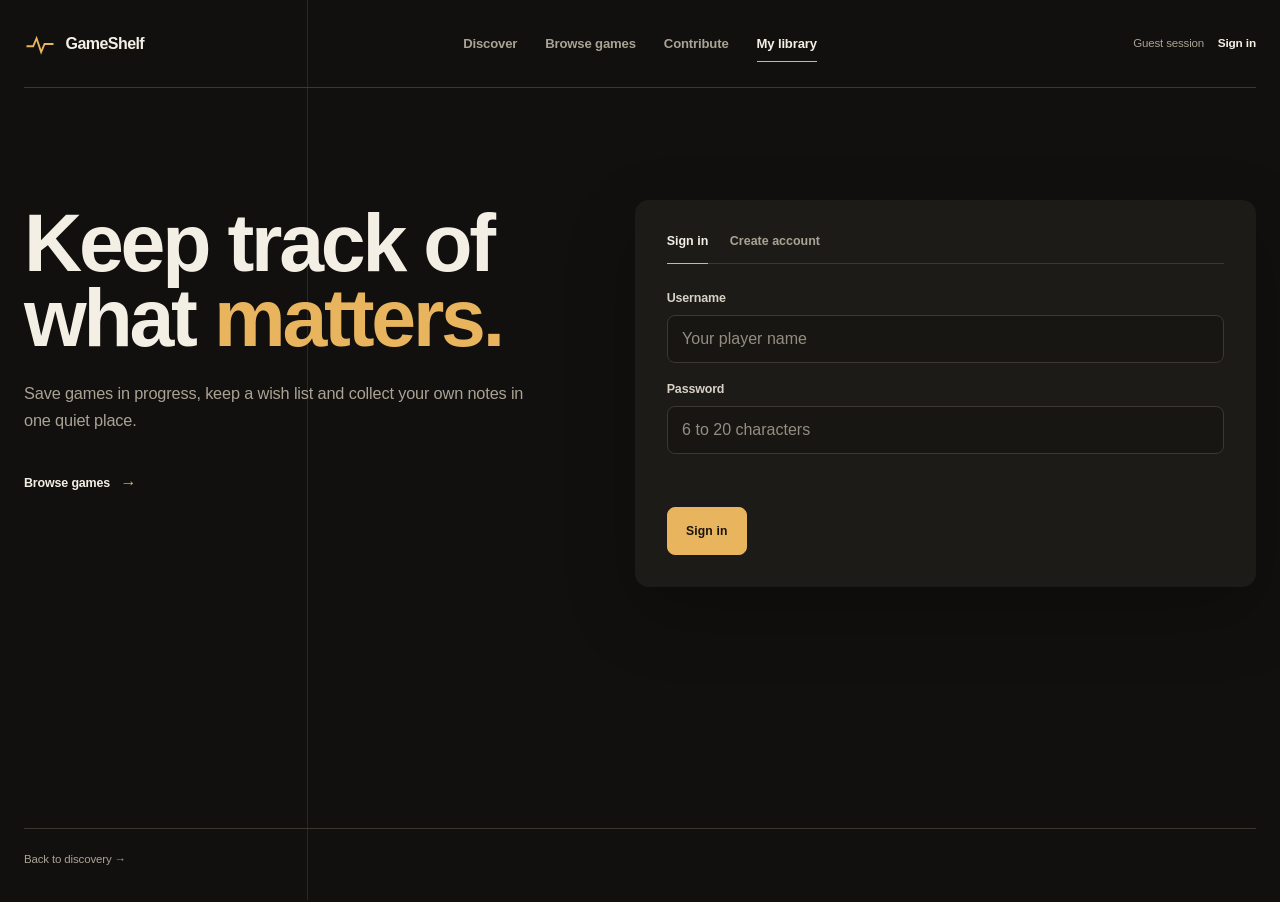
<file: frontend/account.html>
<!doctype html>
<html lang="en" data-page="account">
<head>
  <meta charset="utf-8"><meta name="viewport" content="width=device-width, initial-scale=1">
  <meta name="description" content="Manage your GameShelf account and library."><meta name="theme-color" content="#11100e">
  <title>My library / GameShelf</title><link rel="stylesheet" href="app.css"><link rel="stylesheet" href="brand.css"><link rel="stylesheet" href="game.css">
</head>
<body>
  <a class="skip" href="#main">Skip to account</a>
  <header class="site-header"><a class="brand" href="index.html" aria-label="GameShelf home"><svg class="brand-mark" viewBox="0 0 28 28" aria-hidden="true"><path d="M3 16h5l3-7 4 12 3-7h7"/></svg><span>GameShelf</span></a><nav aria-label="Primary"><a href="index.html">Discover</a><a href="board.html">Browse games</a><a href="submit.html">Contribute</a><a class="active" aria-current="page" href="account.html">My library</a></nav><div class="session"><span id="session-name">Guest session</span><a id="account-link" href="account.html">Sign in</a><button id="signout" class="text-button" hidden type="button">Sign out</button></div></header>
  <main id="main" class="page page-account">
    <section class="account-copy"><h1>Keep track of what <em>matters.</em></h1><p>Save games in progress, keep a wish list and collect your own notes in one quiet place.</p><a class="arrow-link" href="board.html">Browse games <b>&rarr;</b></a></section>
    <section class="account-panel">
      <div id="account-signed-in" hidden><p class="eyebrow">Library</p><h2 id="account-user">Your library</h2><div id="my-library" class="library-list" aria-live="polite"></div><p class="eyebrow library-heading">Your reviews</p><div id="my-reviews" class="feed" aria-live="polite"></div><button id="account-signout" class="button secondary" type="button">Sign out</button></div>
      <div id="account-forms">
        <div class="tab-row" role="tablist" aria-label="Account action"><button id="login-tab" class="active" type="button" role="tab" aria-selected="true" aria-controls="auth-form">Sign in</button><button id="register-tab" type="button" role="tab" aria-selected="false" aria-controls="auth-form" tabindex="-1">Create account</button></div>
        <form id="auth-form" role="tabpanel" aria-labelledby="login-tab" novalidate>
          <div class="field"><label for="auth-username">Username</label><input id="auth-username" required minlength="3" autocomplete="username" aria-describedby="auth-message" placeholder="Your player name"></div>
          <div class="field"><label for="auth-password">Password</label><input id="auth-password" required minlength="6" maxlength="20" type="password" autocomplete="current-password" aria-describedby="auth-message" placeholder="6 to 20 characters"></div>
          <p id="auth-message" class="form-message" aria-live="polite"></p><button id="auth-submit" class="button" type="submit">Sign in</button>
        </form>
      </div>
    </section>
  </main>
  <footer><a href="index.html">Back to discovery &rarr;</a></footer><script src="app.js?v=5"></script>
</body>
</html>
</file>
<file: frontend/app.css>
:root {
  color-scheme: dark;
  --ink: #11100e;
  --ink-raised: #171612;
  --panel: #1d1b17;
  --panel-2: #24211c;
  --line: #3d382f;
  --line-strong: #5b5244;
  --muted: #aaa294;
  --text: #f4efe5;
  --accent: #e8b45d;
  --accent-bright: #f4c978;
  --accent-soft: #bd8d43;
  --danger: #f09a87;
  --sans: "Aptos", "Segoe UI Variable Display", "Segoe UI", sans-serif;
  --data: "Cascadia Mono", Consolas, monospace;
  --radius: 14px;
  --ease: cubic-bezier(.16, 1, .3, 1);
}

* { box-sizing: border-box; }
html { scroll-behavior: smooth; }
body {
  min-width: 320px;
  margin: 0;
  color: var(--text);
  background: var(--ink);
  font-family: var(--sans);
  font-size: 16px;
  line-height: 1.5;
  letter-spacing: -.01em;
}
body::before {
  content: "";
  position: fixed;
  z-index: -1;
  inset: 0 auto 0 24%;
  width: 1px;
  background: rgba(232, 180, 93, .14);
  pointer-events: none;
}
::selection { color: var(--ink); background: var(--accent); }
* { scrollbar-color: var(--line-strong) var(--ink); scrollbar-width: thin; }
button, input, textarea, select { font: inherit; }
button { cursor: pointer; }
a { color: inherit; text-underline-offset: .22em; }
a:focus-visible, button:focus-visible, input:focus-visible, textarea:focus-visible, select:focus-visible {
  outline: 2px solid var(--accent-bright);
  outline-offset: 4px;
}
[hidden] { display: none !important; }
.sr-only { position: absolute; width: 1px; height: 1px; padding: 0; margin: -1px; overflow: hidden; clip: rect(0, 0, 0, 0); white-space: nowrap; border: 0; }
.app-status { position: fixed; z-index: 50; right: 1rem; bottom: 1rem; max-width: min(26rem, calc(100% - 2rem)); padding: .85rem 1rem; border: 1px solid var(--accent-soft); border-radius: 8px; color: var(--text); background: var(--panel); box-shadow: 0 18px 46px rgba(0, 0, 0, .28); font-size: .82rem; }
.app-status.error { border-color: var(--danger); }
.skip {
  position: absolute;
  z-index: 20;
  top: 0;
  left: -999px;
  padding: .8rem 1rem;
  color: var(--ink);
  background: var(--accent);
}
.skip:focus { top: 1rem; left: 1rem; }

.site-header, footer, .page { width: min(1320px, calc(100% - 3rem)); margin-inline: auto; }
.site-header {
  min-height: 5.5rem;
  display: grid;
  grid-template-columns: 1fr auto 1fr;
  align-items: center;
  border-bottom: 1px solid var(--line);
}
.brand {
  display: inline-flex;
  align-items: center;
  gap: .65rem;
  width: fit-content;
  font-size: 1rem;
  font-weight: 680;
  letter-spacing: -.035em;
  text-decoration: none;
}
.site-header nav { display: flex; align-items: center; gap: 1.75rem; }
.site-header nav a {
  position: relative;
  padding: .35rem 0;
  color: var(--muted);
  font-size: .82rem;
  font-weight: 560;
  text-decoration: none;
  transition: color .24s ease;
}
.site-header nav a::after {
  content: "";
  position: absolute;
  right: 0;
  bottom: -.18rem;
  left: 0;
  height: 1px;
  background: var(--accent);
  transform: scaleX(0);
  transform-origin: left;
  transition: transform .35s var(--ease);
}
.site-header nav a:hover, .site-header nav a.active { color: var(--text); }
.site-header nav a:hover::after, .site-header nav a.active::after { transform: scaleX(1); }
.session {
  display: flex;
  justify-content: flex-end;
  align-items: center;
  gap: .85rem;
  color: var(--muted);
  font-size: .72rem;
}
.session a, .text-button {
  border: 0;
  color: var(--text);
  background: transparent;
  font-size: .74rem;
  font-weight: 650;
  text-decoration: none;
}
.session a:hover, .text-button:hover { color: var(--accent-bright); }
.page { min-height: calc(100dvh - 10rem); }

h1, h2, h3, p { margin-top: 0; }
h1, h2, h3 { text-wrap: balance; }
h1 {
  max-width: 12ch;
  margin-bottom: 1.4rem;
  font-size: clamp(3.2rem, 6.3vw, 5.9rem);
  font-weight: 620;
  line-height: .94;
  letter-spacing: -.04em;
}
h1 em, h2 em { color: var(--accent); font-style: normal; }
h2 {
  margin-bottom: 1rem;
  font-size: clamp(2rem, 3.5vw, 3.7rem);
  font-weight: 590;
  line-height: 1;
  letter-spacing: -.038em;
}
h3 { font-size: 1.2rem; font-weight: 610; line-height: 1.15; letter-spacing: -.025em; }
.eyebrow {
  margin: 0 0 .65rem;
  color: var(--accent);
  font-size: .7rem;
  font-weight: 650;
  letter-spacing: .08em;
  text-transform: uppercase;
}

.overview-hero {
  min-height: 36rem;
  display: grid;
  grid-template-columns: minmax(0, 1.25fr) minmax(18rem, .55fr);
  align-items: end;
  gap: clamp(3rem, 8vw, 8rem);
  padding: 7.5rem 0 4.5rem;
  border-bottom: 1px solid var(--line);
}
.overview-hero > div:first-child { transform: translateX(clamp(0rem, 3vw, 2.8rem)); }
.hero-copy, .page-heading > p, .section-intro > p, .account-copy > p, .form-aside > p {
  max-width: 58ch;
  color: var(--muted);
  font-size: 1.02rem;
  line-height: 1.7;
  text-wrap: pretty;
}
.hero-actions { display: flex; align-items: center; flex-wrap: wrap; gap: 1.4rem; margin-top: 2rem; }
.hero-actions .arrow-link, .hero-button { margin-top: 0; }
.hero-note {
  max-width: 24rem;
  margin-bottom: .45rem;
  padding: 1.25rem 0 1.25rem 1.25rem;
  border-left: 1px solid var(--accent-soft);
}
.hero-note p { color: var(--muted); line-height: 1.65; }
.live-dot { display: inline-block; width: 1.5rem; height: 1px; margin: 0 0 1.25rem; background: var(--accent); }
.arrow-link {
  display: inline-flex;
  gap: .65rem;
  align-items: center;
  margin-top: 1.25rem;
  font-size: .78rem;
  font-weight: 650;
  text-decoration: none;
}
.arrow-link b { color: var(--accent); font-size: 1rem; transition: transform .3s var(--ease); }
.arrow-link:hover b { transform: translateX(.35rem); }

.metrics { display: grid; grid-template-columns: repeat(3, 1fr); border-bottom: 1px solid var(--line); }
.metrics div { min-height: 8.6rem; padding: 1.6rem; border-right: 1px solid var(--line); }
.metrics div:last-child { border-right: 0; }
.metrics span { display: block; color: var(--muted); font-size: .72rem; }
.metrics strong {
  display: block;
  margin-top: .75rem;
  font: 560 clamp(1.9rem, 4vw, 3.1rem)/1 var(--data);
  font-variant-numeric: tabular-nums;
  letter-spacing: -.04em;
}
.metrics div:first-child strong { color: var(--accent); }

.featured-section, .reviews-section {
  display: grid;
  grid-template-columns: minmax(15rem, .5fr) minmax(0, 1.5fr);
  gap: clamp(3rem, 7vw, 7rem);
  padding: 8rem 0 9rem;
}
.section-intro { align-self: start; position: sticky; top: 2rem; }
footer {
  display: flex;
  justify-content: space-between;
  gap: 1rem;
  padding: 1.4rem 0 2.1rem;
  border-top: 1px solid var(--line);
  color: var(--muted);
  font-size: .72rem;
}
footer a { text-decoration: none; }
footer a:hover { color: var(--accent-bright); }

.page-heading { padding: 7rem 0 3.5rem; border-bottom: 1px solid var(--line); }
.page-heading h1 { margin-bottom: 1.25rem; }
.board-tools {
  display: flex;
  justify-content: space-between;
  align-items: end;
  gap: 1rem;
  padding: 1.35rem 0;
  border-bottom: 1px solid var(--line);
}
.filter-grid { display: grid; grid-template-columns: minmax(17rem, 1fr) auto; gap: .65rem; width: min(100%, 43rem); }
input, textarea, select {
  width: 100%;
  border: 1px solid var(--line);
  border-radius: 8px;
  color: var(--text);
  background: var(--ink-raised);
  caret-color: var(--accent);
  transition: border-color .22s ease, background .22s ease, box-shadow .22s ease;
}
input, select { min-height: 3rem; padding: 0 .9rem; }
textarea { min-height: 10.5rem; padding: .85rem .9rem; line-height: 1.6; resize: vertical; }
input::placeholder, textarea::placeholder { color: #958d81; }
input:hover, textarea:hover, select:hover { border-color: var(--line-strong); }
input:focus, textarea:focus, select:focus { border-color: var(--accent-soft); background: var(--panel); box-shadow: 0 10px 30px rgba(0, 0, 0, .18); outline: 0; }
input[aria-invalid="true"], textarea[aria-invalid="true"], select[aria-invalid="true"] { border-color: var(--danger); }
.button {
  min-height: 3rem;
  display: inline-flex;
  align-items: center;
  justify-content: center;
  padding: 0 1.15rem;
  border: 1px solid var(--accent);
  border-radius: 8px;
  color: #19150d;
  background: var(--accent);
  font-size: .76rem;
  font-weight: 720;
  letter-spacing: .01em;
  text-decoration: none;
  white-space: nowrap;
  transition: background .22s ease, border-color .22s ease, transform .22s var(--ease), box-shadow .22s ease;
}
.button:hover { border-color: var(--accent-bright); background: var(--accent-bright); box-shadow: 0 12px 28px rgba(0, 0, 0, .24); transform: translateY(-2px); }
.button:active { transform: translateY(1px) scale(.985); }
.button:disabled, button:disabled { cursor: wait; opacity: .58; transform: none; box-shadow: none; }
.button.secondary { color: var(--text); background: transparent; border-color: var(--line-strong); }
.button.secondary:hover { color: var(--ink); border-color: var(--accent); background: var(--accent); }
.result-count { margin: 0; color: var(--muted); font: .72rem var(--data); white-space: nowrap; }
.feed { border-bottom: 1px solid var(--line); }
.discussion {
  display: none;
  margin-top: 1rem;
  padding: 1rem 1.1rem;
  border: 1px solid var(--line);
  border-radius: 10px;
  background: var(--ink-raised);
}
.discussion.open { display: block; }
.comment { padding: .75rem 0; border-bottom: 1px solid var(--line); color: #d7d0c4; font-size: .86rem; line-height: 1.55; }
.comment:last-of-type { border: 0; }
.comment small { display: block; margin-top: .3rem; color: var(--muted); font: .66rem var(--data); }
.comment-form { display: grid; grid-template-columns: 1fr auto; gap: .6rem; margin-top: .9rem; }
.skeleton { padding: 1.4rem 0; }
.skeleton i { display: block; height: .8rem; margin: .7rem 0; background: var(--panel-2); animation: pulse 1.3s ease-in-out infinite alternate; }
.skeleton i:first-child { width: 40%; }
.empty { min-height: 15rem; display: grid; place-items: center; color: var(--muted); font-size: .82rem; line-height: 1.6; text-align: center; }

.page-form, .page-account {
  display: grid;
  grid-template-columns: minmax(0, .9fr) minmax(28rem, 1.1fr);
  gap: clamp(4rem, 8vw, 8rem);
  padding: 7rem 0 9rem;
}
.form-aside, .account-copy { padding-top: .35rem; }
.form-panel, .account-panel {
  align-self: start;
  padding: 2rem;
  border-radius: var(--radius);
  background: var(--panel);
  box-shadow: 0 26px 70px rgba(0, 0, 0, .24);
}
.field { margin-bottom: 1.05rem; }
label { display: block; margin-bottom: .45rem; color: #d8d1c5; font-size: .78rem; font-weight: 650; }
.form-row { display: grid; grid-template-columns: 1fr 1fr; gap: .8rem; }
.form-message { min-height: 1.25rem; margin: 1rem 0; color: var(--muted); font-size: .8rem; line-height: 1.5; }
.form-message.error { color: var(--danger); }
.tab-row { display: flex; gap: 1.35rem; margin-bottom: 1.6rem; border-bottom: 1px solid var(--line); }
.tab-row button {
  position: relative;
  padding: 0 0 .75rem;
  border: 0;
  color: var(--muted);
  background: transparent;
  font-size: .78rem;
  font-weight: 650;
}
.tab-row button::after { content: ""; position: absolute; right: 0; bottom: -1px; left: 0; height: 1px; background: var(--accent); transform: scaleX(0); transition: transform .3s var(--ease); }
.tab-row button.active { color: var(--text); }
.tab-row button.active::after { transform: scaleX(1); }
.tab-panel { animation: panel-in .5s var(--ease) both; }
.contribution-guide { margin-top: 2.5rem; border-top: 1px solid var(--line); }
.contribution-guide p { display: grid; grid-template-columns: 8rem 1fr; gap: 1rem; margin: 0; padding: 1rem 0; border-bottom: 1px solid var(--line); }
.contribution-guide strong { color: var(--text); font-size: .82rem; }
.contribution-guide span { color: var(--muted); font-size: .82rem; line-height: 1.55; }
.account-panel h2 { margin-bottom: .7rem; }
.account-panel p { color: var(--muted); line-height: 1.6; }
.reveal-ready { opacity: .35; filter: blur(3px); transform: translateY(1.5rem); }
.reveal-in { opacity: 1; filter: blur(0); transform: none; transition: opacity .8s var(--ease), filter .8s var(--ease), transform .8s var(--ease); }

@keyframes pulse { to { opacity: .45; } }
@keyframes panel-in { from { opacity: .4; transform: translateY(.8rem); } to { opacity: 1; transform: none; } }

@media (max-width: 900px) {
  .site-header { grid-template-columns: 1fr auto; gap: .9rem; padding: 1rem 0; }
  .site-header nav { order: 3; grid-column: 1 / -1; justify-content: space-between; gap: .75rem; }
  .overview-hero, .featured-section, .reviews-section, .page-form, .page-account { grid-template-columns: 1fr; }
  .overview-hero { min-height: 0; gap: 3rem; padding: 5rem 0 4rem; }
  .overview-hero > div:first-child { transform: none; }
  .hero-note { margin-left: 18%; }
  .featured-section, .reviews-section { gap: 2.5rem; padding: 6rem 0 7rem; }
  .section-intro { position: static; }
  .page-form, .page-account { gap: 3rem; padding: 5rem 0 7rem; }
}

@media (max-width: 640px) {
  body::before { left: 1.5rem; }
  .site-header, footer, .page { width: min(100% - 2rem, 1320px); }
  .site-header nav { overflow-x: auto; justify-content: flex-start; padding-bottom: .2rem; }
  .site-header nav a { min-height: 2.75rem; display: inline-flex; align-items: center; flex: none; }
  .session span { display: none; }
  h1 { font-size: clamp(3rem, 15vw, 4.4rem); }
  .hero-note { margin-left: 0; }
  .metrics { grid-template-columns: 1fr 1fr; }
  .metrics div:nth-child(2) { border-right: 0; }
  .metrics div:nth-child(-n + 2) { border-bottom: 1px solid var(--line); }
  .metrics div:last-child { grid-column: 1 / -1; }
  .page-heading { padding: 5rem 0 3rem; }
  .board-tools { display: block; }
  .filter-grid { grid-template-columns: 1fr; margin-bottom: 1rem; }
  .result-count { text-align: right; }
  .form-row, .comment-form { grid-template-columns: 1fr; }
  .form-panel, .account-panel { padding: 1.35rem; border-radius: 12px; }
  .contribution-guide p { grid-template-columns: 1fr; gap: .3rem; }
  footer { flex-direction: column; }
}

@media (prefers-reduced-motion: reduce) {
  *, *::before, *::after { scroll-behavior: auto !important; animation-duration: .01ms !important; animation-iteration-count: 1 !important; transition-duration: .01ms !important; }
  .reveal-ready { opacity: 1; filter: none; transform: none; }
}
</file>
<file: frontend/brand.css>
.brand{color:var(--accent)}
.brand-mark{width:2rem;height:2rem;overflow:visible;fill:none;stroke:currentColor;stroke-width:1.65;stroke-linecap:square;stroke-linejoin:miter;transition:transform .35s var(--ease),color .2s ease}
.brand:hover .brand-mark{color:var(--accent-bright);transform:translateX(3px)}
</file>
<file: frontend/game.css>
.brand { gap: .6rem; }
.brand span { color: var(--text); }
.featured-grid { padding-top: .2rem; }
.game-grid {
  display: grid;
  grid-template-columns: repeat(12, minmax(0, 1fr));
  grid-auto-flow: dense;
  gap: 1rem;
  padding: 1.5rem 0 5rem;
}
.game-card {
  grid-column: span 6;
  display: grid;
  grid-template-columns: minmax(7.5rem, .42fr) minmax(0, 1fr);
  min-height: 16rem;
  overflow: hidden;
  border-radius: var(--radius);
  background: var(--panel);
  box-shadow: 0 18px 46px rgba(0, 0, 0, .16);
  transition: background .3s ease, transform .45s var(--ease), box-shadow .3s ease;
}
.featured-grid .game-card:first-child { grid-column: span 7; }
.featured-grid .game-card:nth-child(2) { grid-column: span 5; }
.featured-grid .game-card:nth-child(3) { grid-column: 6 / span 7; }
.game-card:hover { background: var(--panel-2); box-shadow: 0 26px 60px rgba(0, 0, 0, .26); transform: translateY(-5px); }
.game-art {
  position: relative;
  isolation: isolate;
  display: grid;
  min-height: 12rem;
  place-items: end start;
  padding: 1.15rem;
  overflow: hidden;
  color: #17130d;
}
.game-art::before {
  content: "";
  position: absolute;
  z-index: -1;
  width: 10rem;
  height: 10rem;
  right: -5rem;
  top: -4rem;
  border: 1px solid rgba(17, 16, 14, .32);
  border-radius: 50%;
}
.game-art::after {
  content: "";
  position: absolute;
  z-index: -1;
  left: 1.1rem;
  right: 1.1rem;
  bottom: 3.6rem;
  height: 1px;
  background: rgba(17, 16, 14, .28);
  transform: scaleX(.45);
  transform-origin: left;
  transition: transform .7s var(--ease);
}
.game-card:hover .game-art::after { transform: scaleX(1); }
.game-art span { font-size: clamp(1.65rem, 3vw, 2.8rem); font-weight: 720; line-height: .82; letter-spacing: -.04em; }
.game-art.compact { width: 3.75rem; min-height: 4.4rem; padding: .5rem; border-radius: 8px; }
.game-art.compact span { font-size: 1rem; }
.tone-lime { background: #bfd96b; }
.tone-amber { background: #e8b45d; }
.tone-violet { background: #c4a4d4; }
.tone-cyan { background: #7cbfc0; }
.tone-rose { background: #dca2ae; }
.tone-ice { background: #afd1df; }
.game-card-copy { display: flex; flex-direction: column; padding: 1.3rem; }
.game-card-copy .eyebrow { margin-bottom: .7rem; color: var(--accent-soft); }
.game-card h3 { margin-bottom: .55rem; }
.game-card p:not(.eyebrow) { color: var(--muted); font-size: .86rem; line-height: 1.58; }
.game-card-bottom { display: flex; align-items: center; justify-content: space-between; gap: .65rem; margin-top: auto; }
.game-card-bottom .arrow-link { margin: 0; }
.library-button {
  min-height: 2.75rem;
  padding: .42rem .2rem;
  border: 0;
  border-bottom: 1px solid var(--line-strong);
  color: var(--accent);
  background: transparent;
  font-size: .72rem;
  font-weight: 650;
  transition: border-color .22s ease, color .22s ease, transform .22s var(--ease);
}
.library-button:hover { border-color: var(--accent); color: var(--accent-bright); transform: translateY(-1px); }
.page-game { padding-top: 3rem; }
.game-hero {
  display: grid;
  grid-template-columns: minmax(14rem, .55fr) minmax(0, 1fr);
  gap: clamp(3rem, 7vw, 7rem);
  align-items: center;
  min-height: 32rem;
  padding: 3rem 0 5rem;
  border-bottom: 1px solid var(--line);
}
.game-hero > .game-art { min-height: 25rem; border-radius: var(--radius); }
.game-hero h1 { margin: .2rem 0 1rem; max-width: 12ch; }
.game-hero > div > p:not(.eyebrow):not(.form-message) { max-width: 58ch; color: var(--muted); font-size: 1rem; line-height: 1.7; }
.game-actions { display: flex; flex-wrap: wrap; align-items: center; gap: .7rem; margin-top: 1.7rem; }
.game-actions .arrow-link { margin: 0 .4rem; }
.review {
  display: grid;
  grid-template-columns: 12rem minmax(0, 1fr);
  gap: 1.25rem;
  padding: 1.6rem 0;
  border-top: 1px solid var(--line);
}
.review-game { display: flex; gap: .8rem; align-items: flex-start; }
.review-game > a, .review-game a { color: var(--text); font-size: .78rem; font-weight: 630; text-decoration: none; }
.review-game span { display: block; margin-top: .35rem; color: var(--accent-soft); font-size: .7rem; letter-spacing: .04em; }
.review-copy h3 { margin-bottom: .5rem; }
.review-copy > p { max-width: 70ch; margin-bottom: .9rem; color: #d0c9be; font-size: .9rem; line-height: 1.65; }
.review-meta { display: flex; flex-wrap: wrap; gap: .75rem; align-items: center; color: var(--muted); font: .7rem var(--data); }
.vote, .discussion-toggle { min-height: 2.75rem; padding: 0 .8rem; border: 1px solid var(--line); border-radius: 7px; color: var(--text); background: transparent; font: .68rem var(--data); transition: border-color .22s ease, color .22s ease, transform .22s ease; }
.vote:hover, .discussion-toggle:hover { border-color: var(--accent-soft); color: var(--accent-bright); }
.vote:active, .discussion-toggle:active { transform: scale(.97); }
.library-list { margin: 1rem 0 2rem; border-top: 1px solid var(--line); }
.library-row { display: grid; grid-template-columns: 3.75rem minmax(0, 1fr) auto; gap: .9rem; align-items: center; padding: 1rem 0; border-bottom: 1px solid var(--line); }
.library-row .eyebrow { margin: 0 0 .25rem; }
.library-row h3 { margin: 0 0 .2rem; }
.library-row p:not(.eyebrow) { margin: 0; color: var(--muted); font-size: .82rem; }
.library-row .arrow-link { margin: 0; }
.library-heading { padding-top: 1.3rem; border-top: 1px solid var(--line); }
.page-heading > p { margin-bottom: 0; }

@media (max-width: 900px) {
  .game-card, .featured-grid .game-card:first-child, .featured-grid .game-card:nth-child(2), .featured-grid .game-card:nth-child(3) { grid-column: span 12; }
  .game-hero { grid-template-columns: 1fr; gap: 2rem; padding-top: 1rem; }
  .game-hero > .game-art { min-height: 20rem; }
  .review { grid-template-columns: 1fr; gap: .9rem; }
  .review-game { align-items: center; }
}

@media (max-width: 560px) {
  .game-card { grid-template-columns: 1fr; }
  .game-card > .game-art { min-height: 10rem; }
  .game-card-copy { min-height: 13.5rem; }
  .library-row { grid-template-columns: 3.75rem minmax(0, 1fr); }
  .library-row .arrow-link { grid-column: 2; }
  .game-actions { align-items: stretch; }
  .game-actions .button { flex: 1; }
}
</file>
